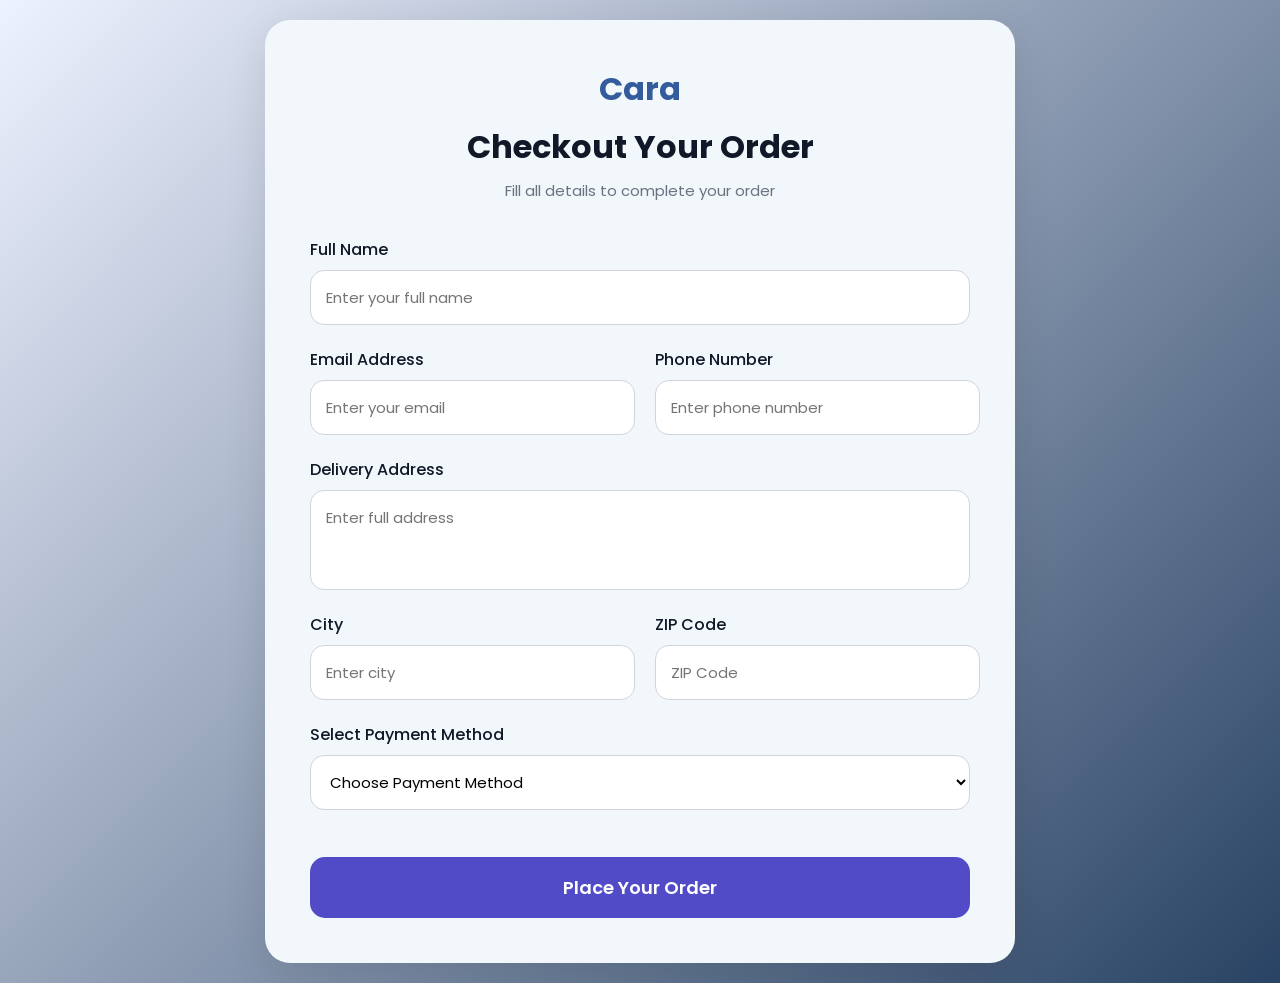
<file: checkout.html>
<!DOCTYPE html>
<html lang="en">
<head>
  <meta charset="UTF-8" />
  <meta name="viewport" content="width=device-width, initial-scale=1.0"/>
  <title>Modern Checkout Form</title>

  <link rel="preconnect" href="https://fonts.googleapis.com">
  <link href="https://fonts.googleapis.com/css2?family=Poppins:wght@300;400;500;600;700&display=swap" rel="stylesheet">

  <link rel="stylesheet" href="checkout.css">
</head>
<body>

  <div class="checkout-container">

    <div class="logo">
      <span>Cara</span>
    </div>

    <div class="title">
      <h2>Checkout Your Order</h2>
      <p>Fill all details to complete your order</p>
    </div>

    <form id="checkoutForm">

      <div class="input-group">
        <label>Full Name</label>
        <input type="text" placeholder="Enter your full name" required>
      </div>

      <div class="row">

        <div class="input-group">
          <label>Email Address</label>
          <input type="email" placeholder="Enter your email" required>
        </div>

        <div class="input-group">
          <label>Phone Number</label>
          <input type="tel" placeholder="Enter phone number" required>
        </div>

      </div>

      <div class="input-group">
        <label>Delivery Address</label>
        <textarea placeholder="Enter full address" required></textarea>
      </div>

      <div class="row">

        <div class="input-group">
          <label>City</label>
          <input type="text" placeholder="Enter city" required>
        </div>

        <div class="input-group">
          <label>ZIP Code</label>
          <input type="text" placeholder="ZIP Code" required>
        </div>

      </div>

      <!-- PAYMENT METHOD -->
      <div class="input-group">
        <label>Select Payment Method</label>

        <select id="paymentMethod" required>
          <option value="">Choose Payment Method</option>
          <option value="cod">Cash On Delivery</option>
          <option value="online">Online Payment</option>
        </select>
      </div>

      <!-- CARD DETAILS -->
      <div class="payment-box" id="cardDetails">

        <div class="payment-title">
          Card Details
        </div>

        <div class="input-group">
          <label>Card Holder Name</label>
          <input type="text" id="cardName" placeholder="Card holder name">
        </div>

        <div class="input-group">
          <label>Card Number</label>
          <input type="text" id="cardNumber" placeholder="XXXX XXXX XXXX XXXX">
        </div>

        <div class="row">

          <div class="input-group">
            <label>Expiry Date</label>
            <input type="text" id="expiry" placeholder="MM/YY">
          </div>

          <div class="input-group">
            <label>CVV</label>
            <input type="password" id="cvv" placeholder="***">
          </div>

        </div>

      </div>

      <button type="submit" class="submit-btn">
        Place Your Order
      </button>

    </form>

  </div>

  <!-- SUCCESS MESSAGE -->
  <div class="success-popup" id="successPopup">
    <div class="popup-box">
      <div class="check-icon">
        ✓
      </div>
      <h2>Order Successful!</h2>
      <p>Your Order has been completed successfully.</p>
      <a href="shop.html" > <button>Continue to Shopping </button></a>
    </div>
  </div>

  <script src="checkout.js"></script>

</body>
</html>
</file>
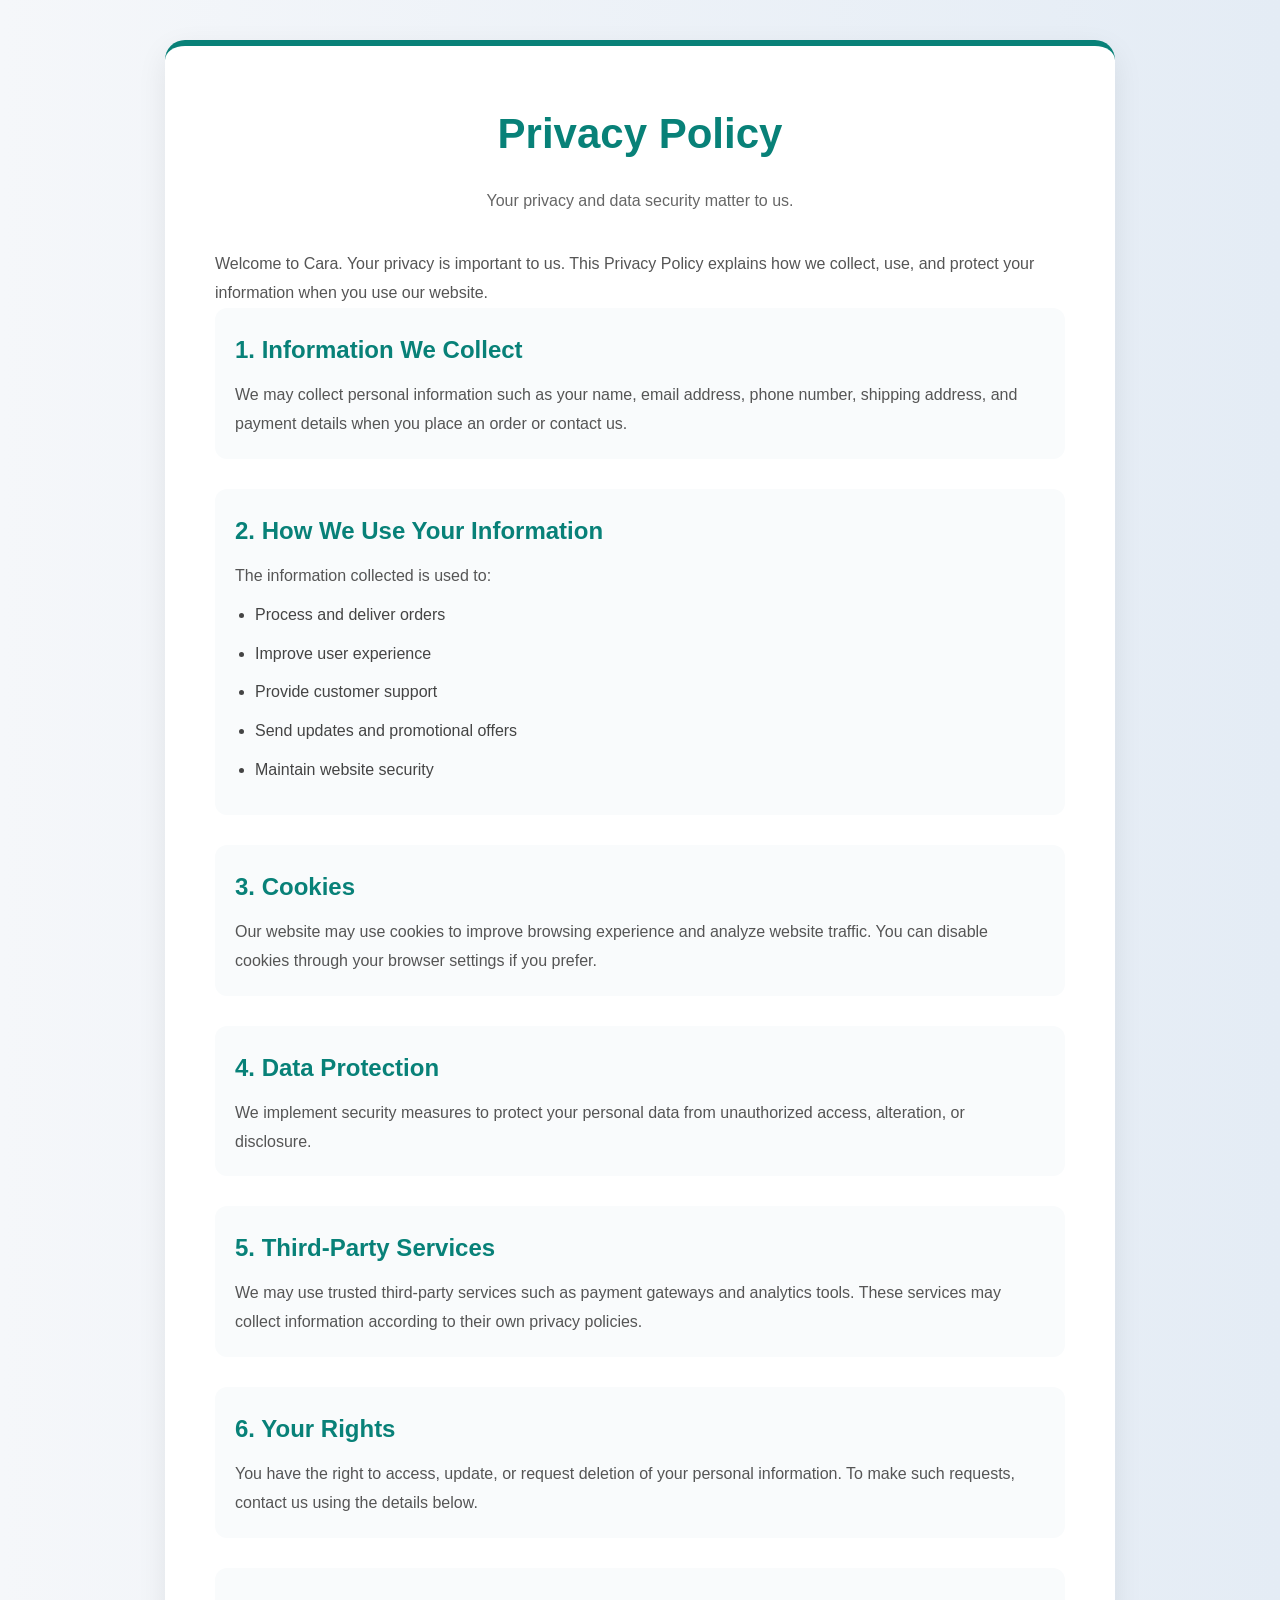
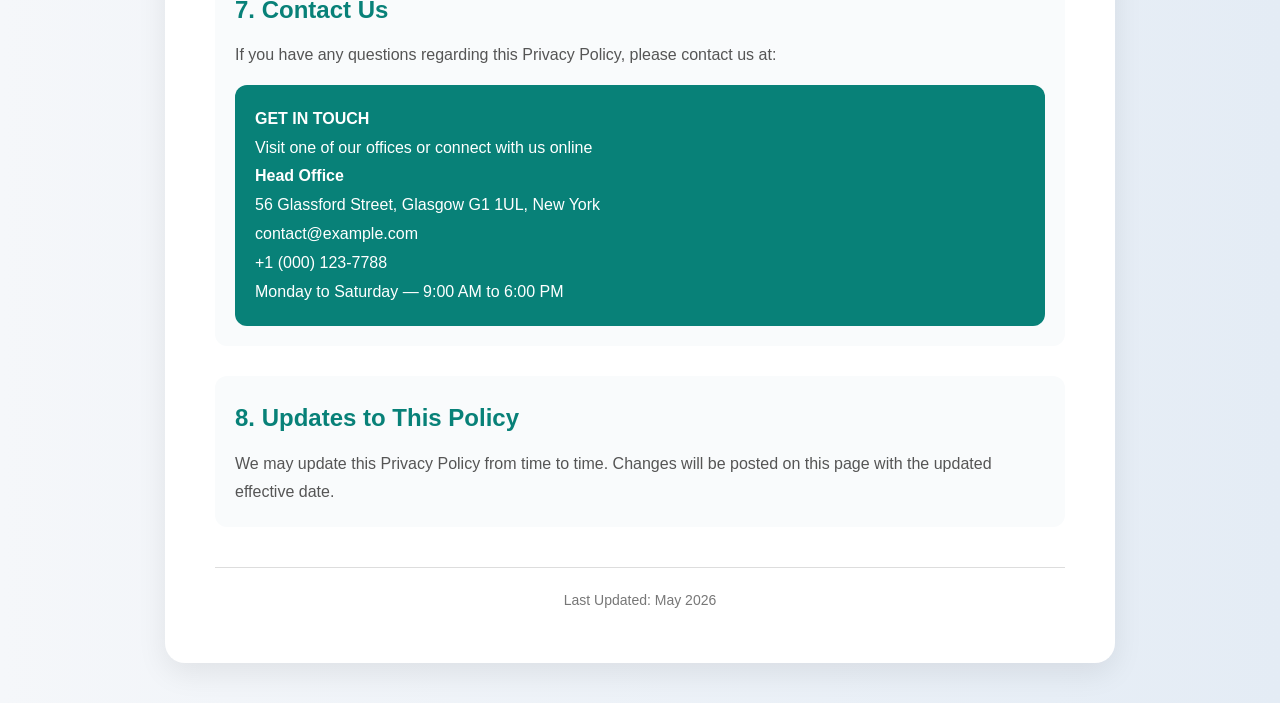
<file: privacy.html>
<!DOCTYPE html>
<html lang="en">
<head>
  <meta charset="UTF-8" />
  <meta name="viewport" content="width=device-width, initial-scale=1.0" />
  <title>Privacy Policy - Cara</title>
  <link rel="stylesheet" href="privacy.css" />
  
</head>
<body>

  <div class="policy-container">
    <h1>Privacy Policy</h1>
    <p class="subtitle">Your privacy and data security matter to us.</p>

    <p>
      Welcome to Cara. Your privacy is important to us. This Privacy Policy explains how we collect,
      use, and protect your information when you use our website.
    </p>

    <div class="section">
    <h2>1. Information We Collect</h2>
    <p>
      We may collect personal information such as your name, email address, phone number,
      shipping address, and payment details when you place an order or contact us.
    </p>

    </div>

    <div class="section">
    <h2>2. How We Use Your Information</h2>
    <p>
      The information collected is used to:
    </p>
    <ul>
      <li>Process and deliver orders</li>
      <li>Improve user experience</li>
      <li>Provide customer support</li>
      <li>Send updates and promotional offers</li>
      <li>Maintain website security</li>
    </ul>

    </div>

    <div class="section">
    <h2>3. Cookies</h2>
    <p>
      Our website may use cookies to improve browsing experience and analyze website traffic.
      You can disable cookies through your browser settings if you prefer.
    </p>

    </div>

    <div class="section">
    <h2>4. Data Protection</h2>
    <p>
      We implement security measures to protect your personal data from unauthorized access,
      alteration, or disclosure.
    </p>

    </div>

    <div class="section">
    <h2>5. Third-Party Services</h2>
    <p>
      We may use trusted third-party services such as payment gateways and analytics tools.
      These services may collect information according to their own privacy policies.
    </p>

    </div>

    <div class="section">
    <h2>6. Your Rights</h2>
    <p>
      You have the right to access, update, or request deletion of your personal information.
      To make such requests, contact us using the details below.
    </p>

    </div>

    <div class="section">
    <h2>7. Contact Us</h2>
    <p>
      If you have any questions regarding this Privacy Policy, please contact us at:
    </p>
    <div class="contact-box">
      <p><strong>GET IN TOUCH</strong></p>
      <p>Visit one of our offices or connect with us online</p>
      <p><strong>Head Office</strong></p>
      <p>56 Glassford Street, Glasgow G1 1UL, New York</p>
      <p>contact@example.com</p>
      <p>+1 (000) 123-7788</p>
      <p>Monday to Saturday — 9:00 AM to 6:00 PM</p>
    </div>

    </div>

    <div class="section">
    <h2>8. Updates to This Policy</h2>
    <p>
      We may update this Privacy Policy from time to time. Changes will be posted on this page
      with the updated effective date.
    </p>

    </div>

    <div class="footer-note">
      Last Updated: May 2026
    </div>
  </div>

</body>
</html>
</file>
<file: checkout.css>
*{
  margin:0;
  padding:0;
  box-sizing:border-box;
  font-family:'Poppins',sans-serif;
}

body{
  min-height:100vh;
  display:flex;
  justify-content:center;
  align-items:center;
  background:linear-gradient(135deg,#eef2ff,#294364);
  padding:20px;
  overflow-x: hidden;
}

.checkout-container{
  width:100%;
  max-width:750px;
  background:#f1f7fb;
  padding:45px;
  border-radius:25px;
  box-shadow:0 10px 40px rgba(0,0,0,0.1);
  animation:fadeIn 0.6s ease;
  position:relative;
}

@keyframes fadeIn{
  from{
    opacity:0;
    transform:translateY(30px);
  }
  to{
    opacity:1;
    transform:translateY(0);
  }
}

.logo{
  font-size:32px;
  font-weight:700;
  margin-bottom:10px;
  text-align:center;
}

.logo span{
  color:#345c9c;
}

.title{
  text-align:center;
  margin-bottom:35px;
}

.title h2{
  font-size:32px;
  margin-bottom:8px;
  color:#111827;
}

.title p{
  color:#6b7280;
  font-size:15px;
}

form{
  width:100%;
}

.input-group{
  margin-bottom:22px;
  display:flex;
  flex-direction:column;
}

.input-group label{
  margin-bottom:8px;
  font-weight:500;
  color:#111827;
}

.input-group input,
.input-group textarea,
.input-group select{
  padding:15px;
  border:1px solid #d1d5db;
  border-radius:14px;
  font-size:15px;
  outline:none;
  transition:0.3s;
  background:#fff;
}

.input-group textarea{
  resize:none;
  height:100px;
}

.input-group input:focus,
.input-group textarea:focus,
.input-group select:focus{
  border-color:#4f46e5;
  box-shadow:0 0 10px rgba(79,70,229,0.15);
}

.row{
  display:grid;
  grid-template-columns:1fr 1fr;
  gap:20px;
}

.payment-box{
  background:#f9fafb;
  padding:25px;
  border-radius:18px;
  margin-top:10px;
  border:1px solid #e5e7eb;
  display:none;
  animation:slideDown 0.4s ease;
}

@keyframes slideDown{
  from{
    opacity:0;
    transform:translateY(-15px);
  }
  to{
    opacity:1;
    transform:translateY(0);
  }
}

.payment-title{
  font-size:20px;
  font-weight:600;
  margin-bottom:20px;
  color:#111827;
}

.submit-btn{
  width:100%;
  padding:17px;
  border:none;
  background:#514bc8;
  color:#fff;
  font-size:18px;
  font-weight:600;
  border-radius:15px;
  cursor:pointer;
  transition:0.3s;
  margin-top:25px;
}

.submit-btn:hover{
  background:#4338ca;
  transform:translateY(-2px);
}

/* SUCCESS POPUP */
.success-popup{
  position:fixed;
  top:0;
  left:0;
  width:100%;
  height:100%;
  background:rgba(0,0,0,0.5);
  display:flex;
  justify-content:center;
  align-items:center;
  visibility:hidden;
  opacity:0;
  transition:0.3s;
  z-index:1000;
}

.success-popup.active{
  visibility:visible;
  opacity:1;
}

.popup-box{
  width:90%;
  max-width:400px;
  background:#fff;
  padding:45px 30px;
  border-radius:25px;
  text-align:center;
  animation:popupScale 0.4s ease;
}

@keyframes popupScale{
  from{
    transform:scale(0.7);
    opacity:0;
  }
  to{
    transform:scale(1);
    opacity:1;
  }
}

.check-icon{
  width:85px;
  height:85px;
  background:#22c55e;
  color:#fff;
  border-radius:50%;
  display:flex;
  justify-content:center;
  align-items:center;
  font-size:42px;
  margin:0 auto 20px;
}

.popup-box h2{
  margin-bottom:10px;
  color:#111827;
}

.popup-box p{
  color:#6b7280;
  margin-bottom:25px;
}

.popup-box button{
  padding:14px 28px;
  border:none;
  background:#4f46e5;
  color:#fff;
  border-radius:12px;
  cursor:pointer;
  font-size:16px;
  transition:0.3s;
}

.popup-box button:hover{
  background:#4338ca;
}

@media(max-width:700px){

  .checkout-container{
    padding:30px 20px;
  }

  .row{
    grid-template-columns:1fr;
  }

  .title h2{
    font-size:26px;
  }

}
</file>
<file: privacy.css>
* {
      margin: 0;
      padding: 0;
      box-sizing: border-box;
    }

    body {
      font-family: 'Poppins', sans-serif;
      background: linear-gradient(to right, #f5f7fa, #e4ecf5);
      color: #333;
      line-height: 1.8;
      padding: 40px 20px;
    }

    .policy-container {
      max-width: 950px;
      margin: auto;
      background: #ffffff;
      padding: 50px;
      border-radius: 20px;
      box-shadow: 0 10px 30px rgba(0, 0, 0, 0.08);
      border-top: 6px solid #088178;
      animation: fadeIn 0.6s ease-in-out;
    }

    @keyframes fadeIn {
      from {
        opacity: 0;
        transform: translateY(20px);
      }
      to {
        opacity: 1;
        transform: translateY(0);
      }
    }

    h1 {
      text-align: center;
      font-size: 42px;
      color: #088178;
      margin-bottom: 15px;
      font-weight: 700;
    }

    .subtitle {
      text-align: center;
      color: #666;
      margin-bottom: 35px;
      font-size: 16px;
    }

    .section {
      margin-bottom: 30px;
      padding: 20px;
      border-radius: 12px;
      background: #f9fbfc;
      transition: 0.3s ease;
    }

    .section:hover {
      transform: translateY(-3px);
      box-shadow: 0 6px 15px rgba(0, 0, 0, 0.05);
    }

    h2 {
      color: #088178;
      margin-bottom: 10px;
      font-size: 24px;
    }

    p {
      color: #555;
      font-size: 16px;
    }

    ul {
      padding-left: 20px;
      margin-top: 10px;
    }

    ul li {
      margin-bottom: 10px;
      color: #444;
    }

    a {
      color: #088178;
      font-weight: 600;
      text-decoration: none;
    }

    a:hover {
      text-decoration: underline;
    }

    .contact-box {
      background: #088178;
      color: white;
      padding: 20px;
      border-radius: 12px;
      margin-top: 15px;
    }

    .contact-box p {
      color: white;
    }

    .footer-note {
      margin-top: 40px;
      text-align: center;
      font-size: 14px;
      color: #777;
      border-top: 1px solid #ddd;
      padding-top: 20px;
    }

    @media (max-width: 768px) {
      .policy-container {
        padding: 30px 20px;
      }

      h1 {
        font-size: 32px;
      }

      h2 {
        font-size: 20px;
      }
    }
</file>
